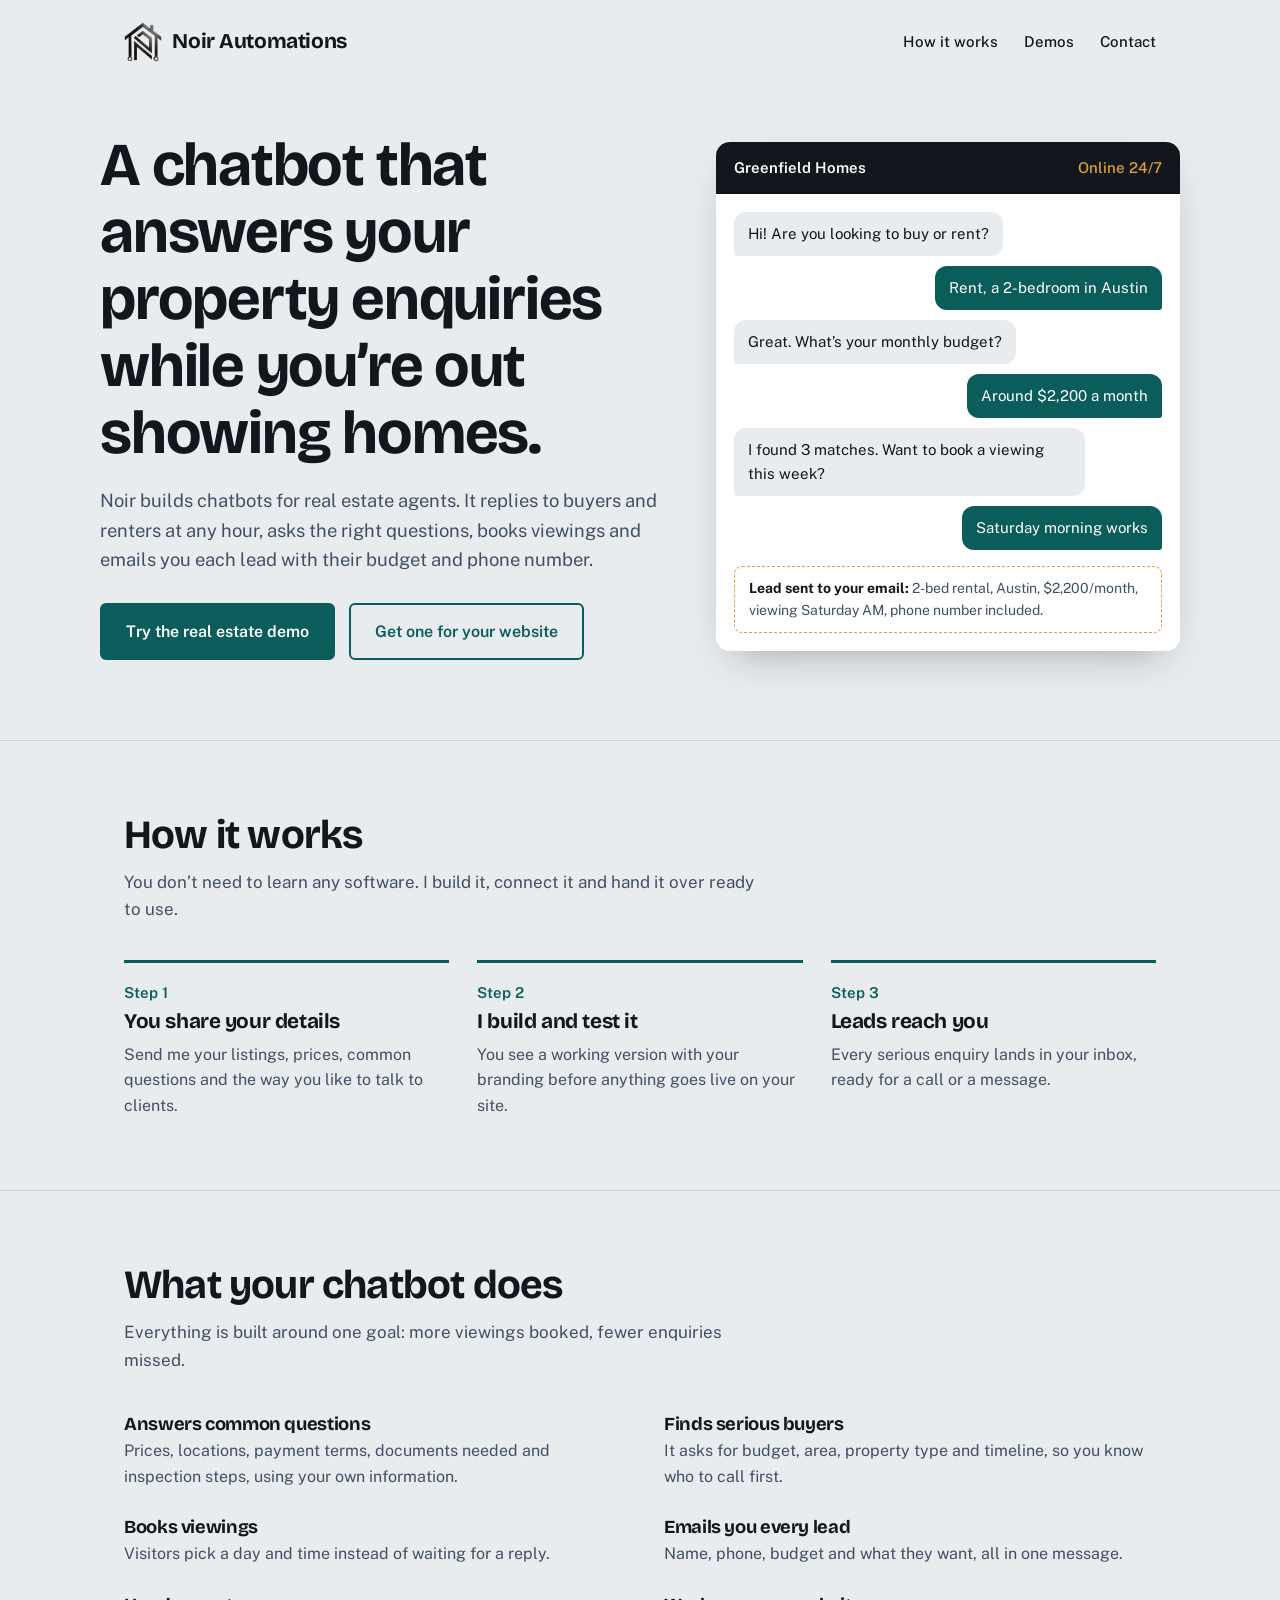
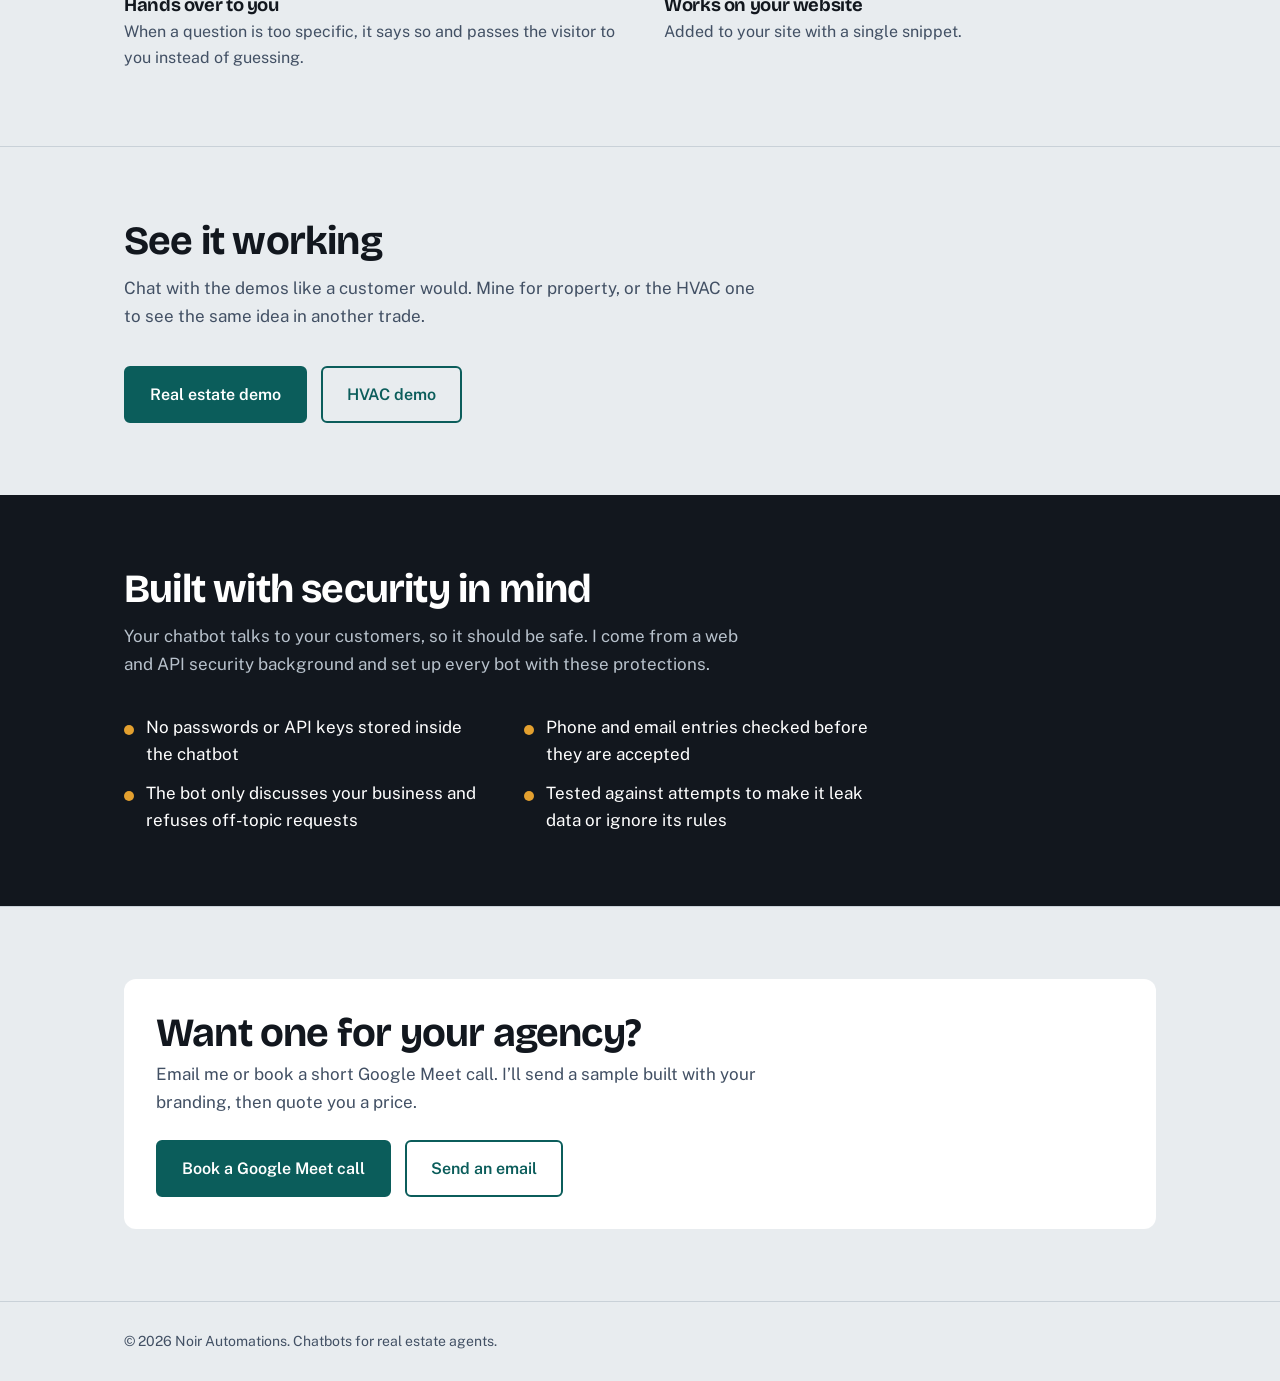
<file: index.html>
<!DOCTYPE html>
<html lang="en">
<head>
<meta charset="utf-8">
<meta name="viewport" content="width=device-width, initial-scale=1">
<title>Noir Automations | Chatbots for Real Estate Agents</title>
<meta name="description" content="A chatbot for your website that answers property enquiries 24/7, qualifies buyers and renters, books viewings and emails you every lead.">
<link rel="preconnect" href="https://fonts.googleapis.com">
<link rel="preconnect" href="https://fonts.gstatic.com" crossorigin>
<link href="https://fonts.googleapis.com/css2?family=Bricolage+Grotesque:opsz,wght@12..96,500;12..96,700&family=Public+Sans:wght@400;500;600&display=swap" rel="stylesheet">
<style>
:root{
  --paper:#E8ECEF; --ink:#12171E; --slate:#425064; --teal:#0B5D5B; --teal-d:#084543;
  --amber:#E3A02F; --white:#FFFFFF; --line:#C9D1D8;
  --display:'Bricolage Grotesque','Segoe UI',system-ui,sans-serif;
  --body:'Public Sans','Segoe UI',system-ui,sans-serif;
}
*{box-sizing:border-box;margin:0;padding:0}
html{scroll-behavior:smooth}
body{font-family:var(--body);background:var(--paper);color:var(--ink);line-height:1.6;font-size:17px}
a{color:inherit}
:focus-visible{outline:3px solid var(--amber);outline-offset:3px}
.wrap{max-width:1080px;margin:0 auto;padding:0 24px}
header{padding:22px 0}
header .wrap{display:flex;justify-content:space-between;align-items:center;gap:16px}
.logo{display:flex;align-items:center;gap:10px;font-family:var(--display);font-weight:700;font-size:21px;text-decoration:none;letter-spacing:-.02em}
nav a{margin-left:22px;text-decoration:none;font-weight:500;font-size:15px}
nav a:hover{text-decoration:underline}
.btn{display:inline-block;padding:14px 24px;border-radius:6px;font-weight:600;text-decoration:none;font-size:16px;border:2px solid var(--teal);background:var(--teal);color:var(--white)}
.btn:hover{background:var(--teal-d);border-color:var(--teal-d)}
.btn.alt{background:transparent;color:var(--teal)}
.btn.alt:hover{background:var(--teal);color:var(--white)}
h1,h2,h3{font-family:var(--display);line-height:1.1;letter-spacing:-.02em}
.hero{display:grid;grid-template-columns:1.1fr .9fr;gap:48px;align-items:center;padding:48px 0 80px}
.hero h1{font-size:clamp(2.3rem,5vw,3.8rem);font-weight:700;margin-bottom:20px}
.hero p.lead{font-size:1.15rem;color:var(--slate);max-width:34em;margin-bottom:28px}
.actions{display:flex;gap:14px;flex-wrap:wrap}
.chat{background:var(--white);border-radius:14px;box-shadow:0 18px 40px -18px rgba(18,23,30,.35);overflow:hidden}
.chat-top{background:var(--ink);color:var(--white);padding:14px 18px;font-weight:600;font-size:15px;display:flex;justify-content:space-between}
.chat-top span{color:var(--amber);font-weight:500}
.chat-body{padding:18px;display:flex;flex-direction:column;gap:10px;font-size:15px}
.msg{padding:10px 14px;border-radius:12px;max-width:82%}
.bot{background:var(--paper);align-self:flex-start;border-bottom-left-radius:3px}
.you{background:var(--teal);color:var(--white);align-self:flex-end;border-bottom-right-radius:3px}
.sent{margin-top:6px;border:1.5px dashed var(--amber);border-radius:8px;padding:10px 14px;font-size:14px;color:var(--slate)}
.sent strong{color:var(--ink)}
section{padding:72px 0;border-top:1px solid var(--line)}
section h2{font-size:clamp(1.8rem,3.4vw,2.5rem);margin-bottom:12px}
section .sub{color:var(--slate);max-width:38em;margin-bottom:36px}
.steps{display:grid;grid-template-columns:repeat(3,1fr);gap:28px;list-style:none;counter-reset:s}
.steps li{counter-increment:s;padding-top:18px;border-top:3px solid var(--teal)}
.steps li::before{content:"Step " counter(s);display:block;font-weight:600;color:var(--teal);margin-bottom:6px;font-size:15px}
.steps h3{font-size:1.3rem;margin-bottom:8px}
.grid2{display:grid;grid-template-columns:1fr 1fr;gap:20px 48px}
.grid2 div{padding:4px 0}
.grid2 h3{font-size:1.15rem;margin-bottom:4px}
.grid2 p,.steps p{color:var(--slate);font-size:16px}
.demos{display:flex;gap:14px;flex-wrap:wrap}
.secure{background:var(--ink);color:var(--white);border-top:none}
.secure .sub{color:#B8C2CC}
.secure ul{list-style:none;display:grid;grid-template-columns:1fr 1fr;gap:12px 40px;max-width:760px}
.secure li{padding-left:22px;position:relative}
.secure li::before{content:"";position:absolute;left:0;top:.65em;width:10px;height:10px;border-radius:50%;background:var(--amber)}
.contact .box{background:var(--white);border-radius:12px;padding:32px;display:flex;justify-content:space-between;gap:24px;align-items:center;flex-wrap:wrap}
.contact h2{margin-bottom:6px}
footer{padding:28px 0;color:var(--slate);font-size:14px;border-top:1px solid var(--line)}
@media(max-width:820px){
  .hero,.steps,.grid2,.secure ul{grid-template-columns:1fr}
  .hero{padding:24px 0 56px;gap:36px}
  nav a{margin-left:14px}
  section{padding:56px 0}
}
@media(prefers-reduced-motion:reduce){html{scroll-behavior:auto}}
</style>
</head>
<body>
<header>
  <div class="wrap">
    <a class="logo" href="#top"><img src="logo.png" alt="" height="40" style="width:auto">Noir Automations</a>
    <nav aria-label="Main">
      <a href="#how">How it works</a>
      <a href="#demos">Demos</a>
      <a href="#contact">Contact</a>
    </nav>
  </div>
</header>

<main id="top">
  <div class="wrap hero">
    <div>
      <h1>A chatbot that answers your property enquiries while you’re out showing homes.</h1>
      <p class="lead">Noir builds chatbots for real estate agents. It replies to buyers and renters at any hour, asks the right questions, books viewings and emails you each lead with their budget and phone number.</p>
      <div class="actions">
        <a class="btn" href="realty/">Try the real estate demo</a>
        <a class="btn alt" href="#contact">Get one for your website</a>
      </div>
    </div>
    <div class="chat" aria-label="Example conversation between a buyer and the chatbot">
      <div class="chat-top">Greenfield Homes <span>Online 24/7</span></div>
      <div class="chat-body">
        <div class="msg bot">Hi! Are you looking to buy or rent?</div>
        <div class="msg you">Rent, a 2-bedroom in Austin</div>
        <div class="msg bot">Great. What’s your monthly budget?</div>
        <div class="msg you">Around $2,200 a month</div>
        <div class="msg bot">I found 3 matches. Want to book a viewing this week?</div>
        <div class="msg you">Saturday morning works</div>
        <div class="sent"><strong>Lead sent to your email:</strong> 2-bed rental, Austin, $2,200/month, viewing Saturday AM, phone number included.</div>
      </div>
    </div>
  </div>

  <section id="how">
    <div class="wrap">
      <h2>How it works</h2>
      <p class="sub">You don’t need to learn any software. I build it, connect it and hand it over ready to use.</p>
      <ol class="steps">
        <li><h3>You share your details</h3><p>Send me your listings, prices, common questions and the way you like to talk to clients.</p></li>
        <li><h3>I build and test it</h3><p>You see a working version with your branding before anything goes live on your site.</p></li>
        <li><h3>Leads reach you</h3><p>Every serious enquiry lands in your inbox, ready for a call or a message.</p></li>
      </ol>
    </div>
  </section>

  <section>
    <div class="wrap">
      <h2>What your chatbot does</h2>
      <p class="sub">Everything is built around one goal: more viewings booked, fewer enquiries missed.</p>
      <div class="grid2">
        <div><h3>Answers common questions</h3><p>Prices, locations, payment terms, documents needed and inspection steps, using your own information.</p></div>
        <div><h3>Finds serious buyers</h3><p>It asks for budget, area, property type and timeline, so you know who to call first.</p></div>
        <div><h3>Books viewings</h3><p>Visitors pick a day and time instead of waiting for a reply.</p></div>
        <div><h3>Emails you every lead</h3><p>Name, phone, budget and what they want, all in one message.</p></div>
        <div><h3>Hands over to you</h3><p>When a question is too specific, it says so and passes the visitor to you instead of guessing.</p></div>
        <div><h3>Works on your website</h3><p>Added to your site with a single snippet.</p></div>
      </div>
    </div>
  </section>

  <section id="demos">
    <div class="wrap">
      <h2>See it working</h2>
      <p class="sub">Chat with the demos like a customer would. Mine for property, or the HVAC one to see the same idea in another trade.</p>
      <div class="demos">
        <a class="btn" href="realty/">Real estate demo</a>
        <a class="btn alt" href="hvac/">HVAC demo</a>
      </div>
    </div>
  </section>

  <section class="secure">
    <div class="wrap">
      <h2>Built with security in mind</h2>
      <p class="sub">Your chatbot talks to your customers, so it should be safe. I come from a web and API security background and set up every bot with these protections.</p>
      <ul>
        <li>No passwords or API keys stored inside the chatbot</li>
        <li>Phone and email entries checked before they are accepted</li>
        <li>The bot only discusses your business and refuses off-topic requests</li>
        <li>Tested against attempts to make it leak data or ignore its rules</li>
      </ul>
    </div>
  </section>

  <section class="contact" id="contact">
    <div class="wrap">
      <div class="box">
        <div>
          <h2>Want one for your agency?</h2>
          <p class="sub" style="margin-bottom:0">Email me or book a short Google Meet call. I’ll send a sample built with your branding, then quote you a price.</p>
        </div>
        <div class="actions">
          <!-- To use a booking page, replace the first href with your Google Calendar appointment schedule link -->
          <a class="btn" href="mailto:ivanonyeji@gmail.com?subject=Google%20Meet%20call%20request&amp;body=Hi%20Ivan%2C%20I%27d%20like%20to%20book%20a%20short%20Google%20Meet%20call.%20My%20business%3A%20%0AMy%20preferred%20times%3A%20">Book a Google Meet call</a>
          <a class="btn alt" href="mailto:ivanonyeji@gmail.com">Send an email</a>
        </div>
      </div>
    </div>
  </section>
</main>

<footer>
  <div class="wrap">© 2026 Noir Automations. Chatbots for real estate agents.</div>
</footer>
</body>
</html>
</file>
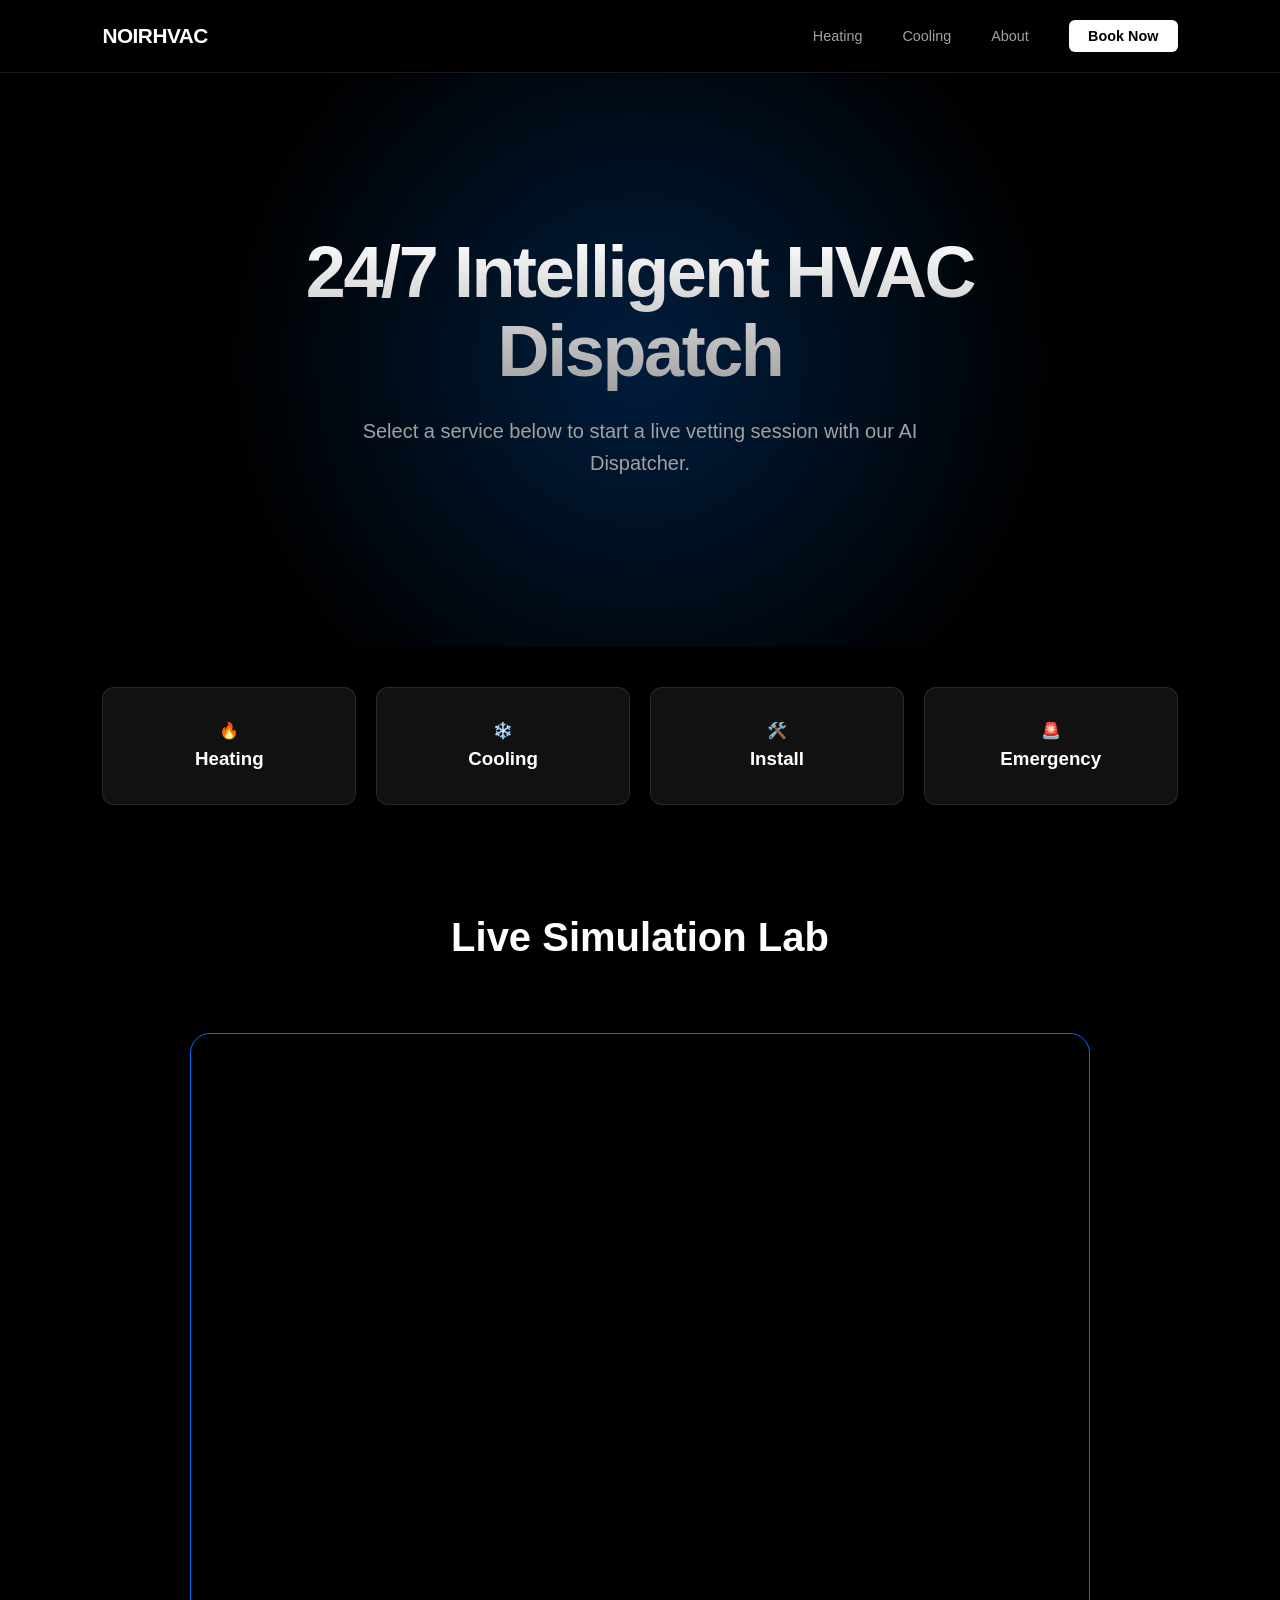
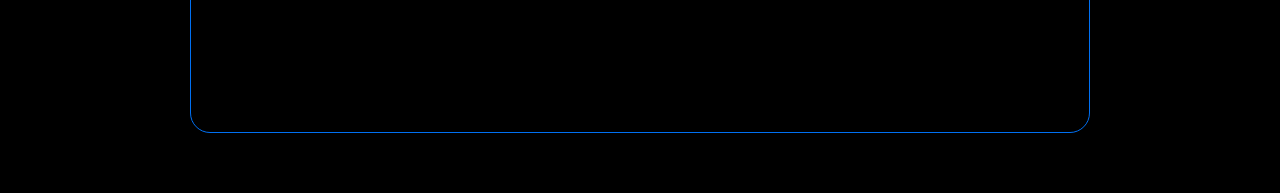
<file: hvac/index.html>
<!DOCTYPE html>
<html lang="en">
<head>
    <meta charset="UTF-8">
    <meta name="viewport" content="width=device-width, initial-scale=1.0">
    <title>HVAC Dispatcher | Noir Systems</title>
    <link rel="stylesheet" href="../style.css">
    <style>
        /* This fixes the shrunken logo issue */
        .logo a {
            font-size: inherit;
            font-weight: inherit;
            color: inherit;
            text-decoration: none;
            display: inline-block;
            line-height: normal;
        }

        .service-grid {
            display: grid;
            grid-template-columns: repeat(auto-fit, minmax(200px, 1fr));
            gap: 20px;
            padding: 40px 8%;
        }
        .service-btn {
            background: #111;
            border: 1px solid var(--border);
            padding: 30px;
            text-align: center;
            border-radius: 12px;
            cursor: pointer;
            transition: 0.3s;
        }
        .service-btn:hover {
            border-color: var(--accent);
            background: #1a1a1a;
        }
        .demo-container {
            background: #000;
            padding: 60px 8%;
            text-align: center;
        }
    </style>
</head>
<body>
    <header>
        <nav>
            <div class="logo">
                <a href="/">NOIR<span>HVAC</span></a>
            </div>
            <ul>
                <li><a href="#heating">Heating</a></li>
                <li><a href="#cooling">Cooling</a></li>
                <li><a href="#about">About</a></li>
                <li><a href="#ai-dispatch" class="nav-cta">Book Now</a></li>
            </ul>
        </nav>
    </header>

    <section class="hero">
        <h1>24/7 Intelligent HVAC Dispatch</h1>
        <p>Select a service below to start a live vetting session with our AI Dispatcher.</p>
    </section>

    <div class="service-grid">
        <div class="service-btn" onclick="document.getElementById('voiceflow-hvac').scrollIntoView({behavior: 'smooth'})">
            🔥 <h3>Heating</h3>
        </div>
        <div class="service-btn" onclick="document.getElementById('voiceflow-hvac').scrollIntoView({behavior: 'smooth'})">
            ❄️ <h3>Cooling</h3>
        </div>
        <div class="service-btn" onclick="document.getElementById('voiceflow-hvac').scrollIntoView({behavior: 'smooth'})">
            🛠️ <h3>Install</h3>
        </div>
        <div class="service-btn" onclick="document.getElementById('voiceflow-hvac').scrollIntoView({behavior: 'smooth'})">
            🚨 <h3>Emergency</h3>
        </div>
    </div>

    <section id="ai-dispatch" class="demo-container">
        <h2>Live Simulation Lab</h2>
        <div id="voiceflow-hvac" style="height: 700px; border-radius: 20px; overflow: hidden; border: 1px solid var(--accent); max-width: 900px; margin: 0 auto;">
        </div>
    </section>

    <script type="text/javascript">
      (function(d, t) {
          var v = d.createElement(t), s = d.getElementsByTagName(t)[0];
          v.onload = function() {
            window.voiceflow.chat.load({
              verify: { projectID: '69d466bf715c36f555fc4c44' },
              url: 'https://general-runtime.voiceflow.com',
              versionID: 'production',
              voice: {
                url: "https://runtime-api.voiceflow.com"
              },
              render: {
                mode: 'embedded',
                target: d.getElementById('voiceflow-hvac'),
              },
              autostart: true
            });
          }
          v.src = "https://cdn.voiceflow.com/widget-next/bundle.mjs";
          v.type = "text/javascript";
          s.parentNode.insertBefore(v, s);
      })(document, 'script');
    </script>
</body>
</html>
</file>
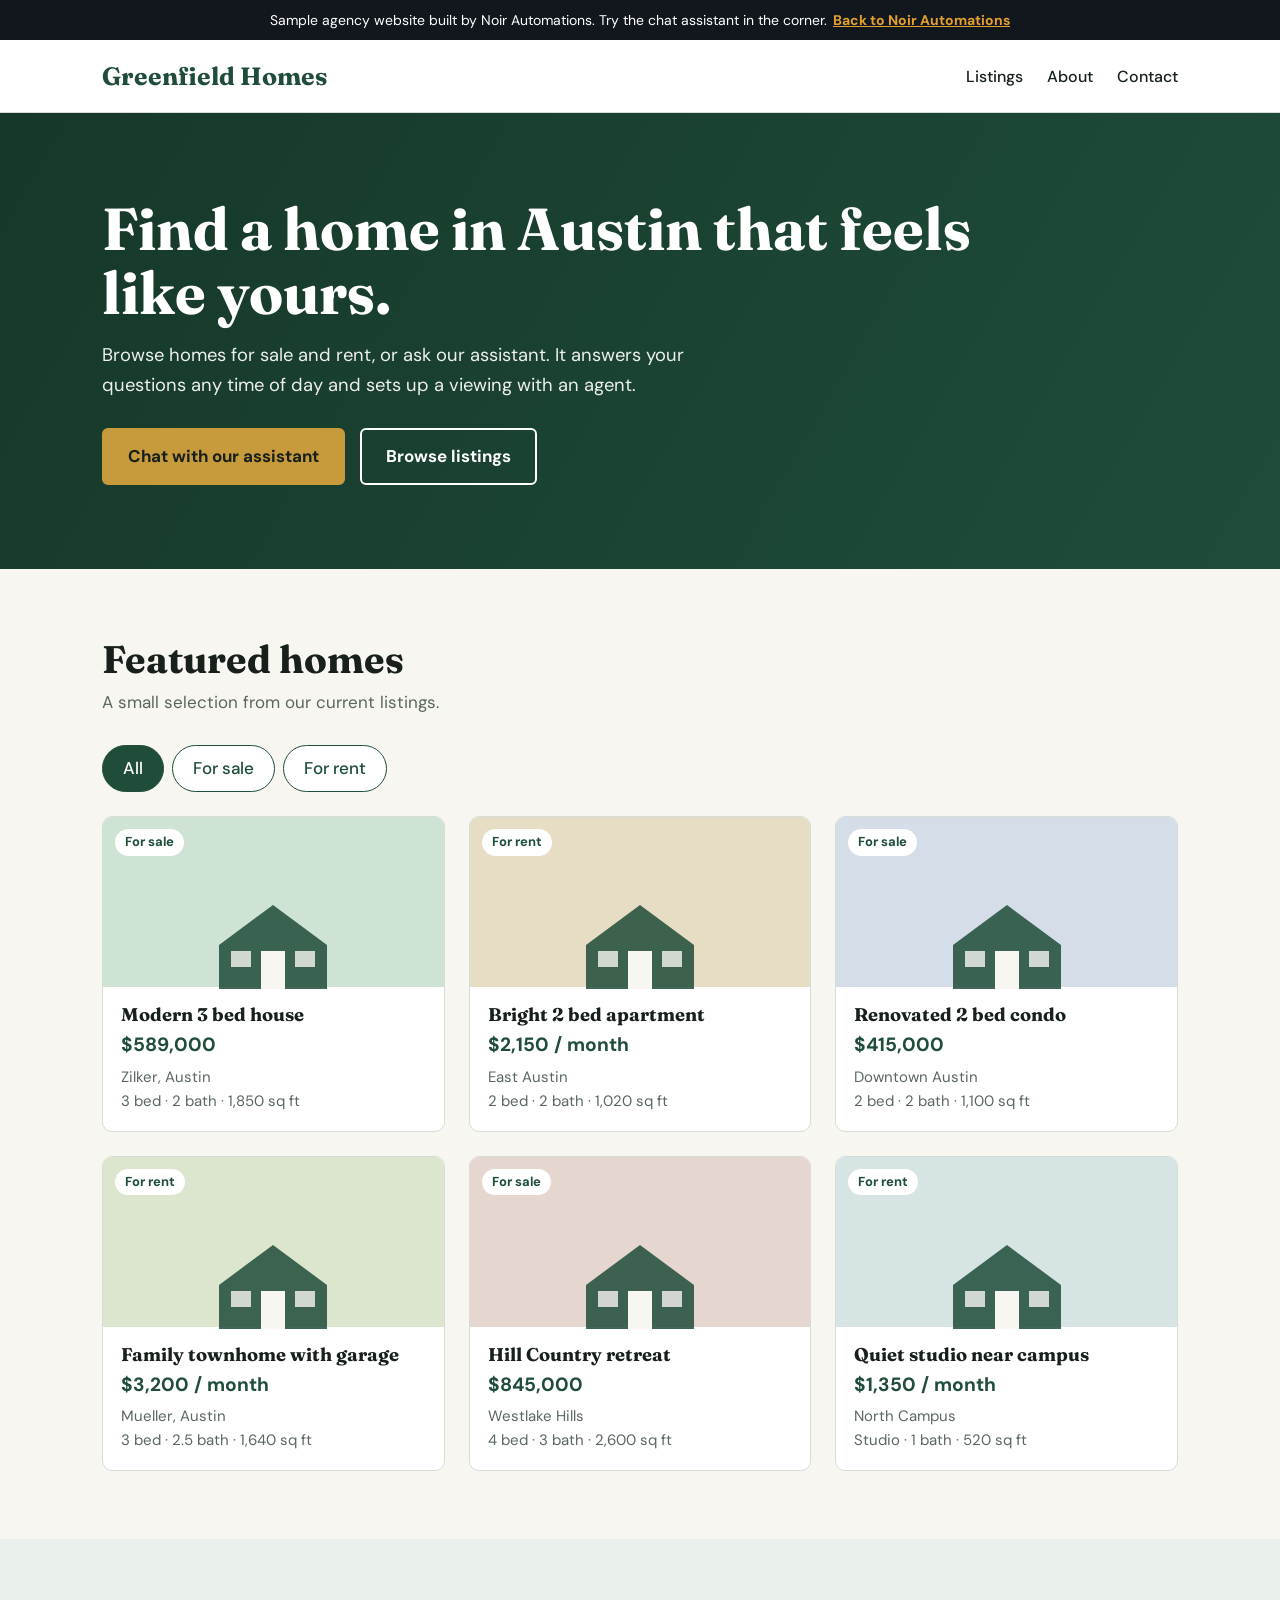
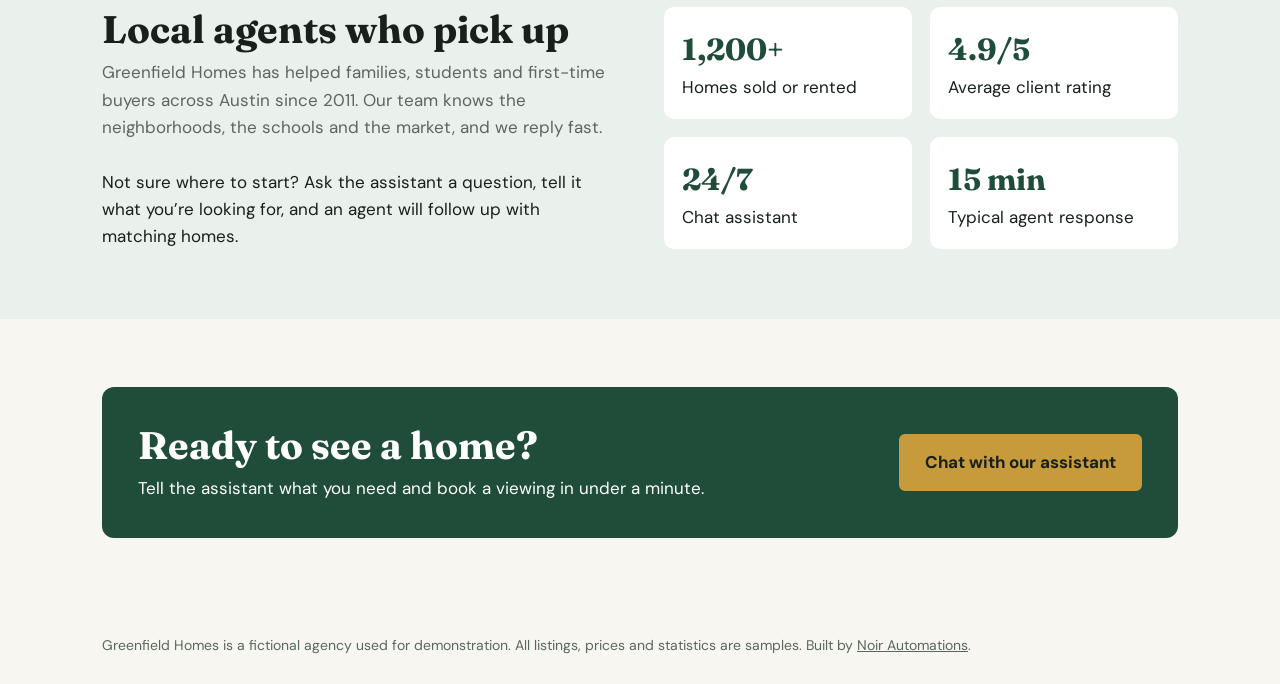
<file: realty/index.html>
<!DOCTYPE html>
<html lang="en">
<head>
<meta charset="utf-8">
<meta name="viewport" content="width=device-width, initial-scale=1">
<title>Greenfield Homes | Homes for Sale and Rent in Austin, TX</title>
<meta name="description" content="Greenfield Homes is a sample real estate agency website by Noir Automations, with a chat assistant you can try.">
<link rel="preconnect" href="https://fonts.googleapis.com">
<link rel="preconnect" href="https://fonts.gstatic.com" crossorigin>
<link href="https://fonts.googleapis.com/css2?family=Fraunces:opsz,wght@9..144,600;9..144,700&family=DM+Sans:wght@400;500;700&display=swap" rel="stylesheet">
<style>
:root{--green:#1F4D3A;--green-d:#163829;--sage:#EAF0EB;--sand:#F7F6F1;--gold:#C79A3B;--ink:#17201B;--mute:#5A675F;--line:#D5DDD6;--white:#fff;
--serif:'Fraunces',Georgia,serif;--sans:'DM Sans','Segoe UI',system-ui,sans-serif}
*{box-sizing:border-box;margin:0;padding:0}
html{scroll-behavior:smooth}
body{font-family:var(--sans);color:var(--ink);background:var(--sand);line-height:1.6;font-size:17px}
a{color:inherit}
:focus-visible{outline:3px solid var(--gold);outline-offset:3px}
.wrap{max-width:1120px;margin:0 auto;padding:0 22px}
.demo-bar{background:#12171E;color:#fff;font-size:14px;padding:9px 0;text-align:center}
.demo-bar a{color:#E3A02F;font-weight:700;margin-left:6px}
header.site{background:var(--white);border-bottom:1px solid var(--line)}
header.site .wrap{display:flex;justify-content:space-between;align-items:center;padding-top:16px;padding-bottom:16px;gap:16px}
.brand{font-family:var(--serif);font-weight:700;font-size:25px;color:var(--green);text-decoration:none}
nav a{margin-left:24px;text-decoration:none;font-weight:500;font-size:16px}
nav a:hover{color:var(--green);text-decoration:underline}
.btn{display:inline-block;padding:13px 24px;border-radius:6px;font:inherit;font-weight:700;text-decoration:none;background:var(--green);color:var(--white);border:2px solid var(--green);cursor:pointer}
.btn:hover{background:var(--green-d);border-color:var(--green-d)}
.btn.alt{background:transparent;color:var(--green)}
.btn.alt:hover{background:var(--green);color:var(--white)}
.hero{background:linear-gradient(120deg,var(--green-d),var(--green));color:var(--white);padding:84px 0}
.hero h1{font-family:var(--serif);font-size:clamp(2.2rem,5vw,3.7rem);line-height:1.08;max-width:15em;margin-bottom:16px}
.hero p{max-width:34em;font-size:1.15rem;opacity:.92;margin-bottom:28px}
.hero .btn{background:var(--gold);border-color:var(--gold);color:#17201B}
.hero .btn:hover{background:#B5892F;border-color:#B5892F}
.hero .btn.alt{background:transparent;color:#fff;border-color:#fff;margin-left:10px}
.hero .btn.alt:hover{background:#fff;color:var(--green)}
section{padding:68px 0}
h2{font-family:var(--serif);font-size:clamp(1.7rem,3.4vw,2.4rem);line-height:1.15;margin-bottom:8px}
.sub{color:var(--mute);margin-bottom:28px;max-width:38em}
.tabs{display:flex;gap:8px;margin-bottom:24px}
.tabs button{font:inherit;font-weight:500;padding:9px 20px;border-radius:30px;border:1.5px solid var(--green);background:var(--white);color:var(--green);cursor:pointer}
.tabs button[aria-pressed="true"]{background:var(--green);color:var(--white)}
.grid{display:grid;grid-template-columns:repeat(3,1fr);gap:24px}
.card{background:var(--white);border-radius:10px;overflow:hidden;border:1px solid var(--line)}
.ph{height:170px;display:flex;align-items:flex-end;justify-content:center;position:relative}
.ph svg{width:120px;height:90px;margin-bottom:-2px}
.tag{position:absolute;top:12px;left:12px;background:var(--white);color:var(--green);font-weight:700;font-size:13px;padding:3px 10px;border-radius:20px}
.card .body{padding:16px 18px 18px}
.card h3{font-family:var(--serif);font-size:1.15rem;line-height:1.25}
.card .price{color:var(--green);font-weight:700;font-size:1.2rem;margin:4px 0}
.card .meta{color:var(--mute);font-size:15px}
.about{background:var(--sage)}
.cols{display:grid;grid-template-columns:1fr 1fr;gap:48px;align-items:start}
.stats{display:grid;grid-template-columns:1fr 1fr;gap:18px}
.stats div{background:var(--white);border-radius:10px;padding:18px}
.stats b{display:block;font-family:var(--serif);font-size:1.9rem;color:var(--green)}
.contact .box{background:var(--green);color:var(--white);border-radius:12px;padding:36px;display:flex;justify-content:space-between;gap:24px;align-items:center;flex-wrap:wrap}
.contact .btn{background:var(--gold);border-color:var(--gold);color:#17201B}
footer{padding:28px 0;color:var(--mute);font-size:14px}
@media(max-width:860px){.grid{grid-template-columns:1fr 1fr}.cols{grid-template-columns:1fr}}
@media(max-width:560px){.grid{grid-template-columns:1fr}nav a{margin-left:14px;font-size:15px}.hero .btn.alt{margin:12px 0 0}}
@media(prefers-reduced-motion:reduce){html{scroll-behavior:auto}}
</style>
</head>
<body>
<div class="demo-bar"><div class="wrap">Sample agency website built by Noir Automations. Try the chat assistant in the corner.<a href="/">Back to Noir Automations</a></div></div>
<header class="site"><div class="wrap">
  <a class="brand" href="#top">Greenfield Homes</a>
  <nav aria-label="Main"><a href="#listings">Listings</a><a href="#about">About</a><a href="#contact">Contact</a></nav>
</div></header>

<main id="top">
  <div class="hero"><div class="wrap">
    <h1>Find a home in Austin that feels like yours.</h1>
    <p>Browse homes for sale and rent, or ask our assistant. It answers your questions any time of day and sets up a viewing with an agent.</p>
    <button class="btn" type="button" data-chat>Chat with our assistant</button>
    <a class="btn alt" href="#listings">Browse listings</a>
  </div></div>

  <section id="listings"><div class="wrap">
    <h2>Featured homes</h2>
    <p class="sub">A small selection from our current listings.</p>
    <div class="tabs" role="group" aria-label="Filter listings">
      <button type="button" data-f="all" aria-pressed="true">All</button>
      <button type="button" data-f="Buy" aria-pressed="false">For sale</button>
      <button type="button" data-f="Rent" aria-pressed="false">For rent</button>
    </div>
    <div class="grid" id="grid"></div>
  </div></section>

  <section class="about" id="about"><div class="wrap cols">
    <div>
      <h2>Local agents who pick up</h2>
      <p class="sub">Greenfield Homes has helped families, students and first-time buyers across Austin since 2011. Our team knows the neighborhoods, the schools and the market, and we reply fast.</p>
      <p>Not sure where to start? Ask the assistant a question, tell it what you’re looking for, and an agent will follow up with matching homes.</p>
    </div>
    <div class="stats">
      <div><b>1,200+</b>Homes sold or rented</div>
      <div><b>4.9/5</b>Average client rating</div>
      <div><b>24/7</b>Chat assistant</div>
      <div><b>15 min</b>Typical agent response</div>
    </div>
  </div></section>

  <section class="contact" id="contact"><div class="wrap">
    <div class="box">
      <div><h2>Ready to see a home?</h2><p>Tell the assistant what you need and book a viewing in under a minute.</p></div>
      <button class="btn" type="button" data-chat>Chat with our assistant</button>
    </div>
  </div></section>
</main>
<footer><div class="wrap">Greenfield Homes is a fictional agency used for demonstration. All listings, prices and statistics are samples. Built by <a href="/">Noir Automations</a>.</div></footer>


<!-- ===== VOICEFLOW: paste the snippet from Voiceflow's Publish > Website chat here ===== -->

<!-- ===== END VOICEFLOW ===== -->

<script>
(function(){
  function el(t,c,x){var e=document.createElement(t);if(c)e.className=c;if(x!=null)e.textContent=x;return e}
  /* listings */
  var L=[
    ['Buy','Modern 3 bed house','Zilker, Austin','$589,000','3 bed · 2 bath · 1,850 sq ft','#CFE3D4'],
    ['Rent','Bright 2 bed apartment','East Austin','$2,150 / month','2 bed · 2 bath · 1,020 sq ft','#E6DDC4'],
    ['Buy','Renovated 2 bed condo','Downtown Austin','$415,000','2 bed · 2 bath · 1,100 sq ft','#D4DDE8'],
    ['Rent','Family townhome with garage','Mueller, Austin','$3,200 / month','3 bed · 2.5 bath · 1,640 sq ft','#DCE6CF'],
    ['Buy','Hill Country retreat','Westlake Hills','$845,000','4 bed · 3 bath · 2,600 sq ft','#E5D7CF'],
    ['Rent','Quiet studio near campus','North Campus','$1,350 / month','Studio · 1 bath · 520 sq ft','#D6E4E4']
  ];
  var house='<svg viewBox="0 0 120 90" aria-hidden="true"><path d="M6 46 60 6l54 40v44H6Z" fill="#1F4D3A" opacity=".85"/><rect x="48" y="52" width="24" height="38" fill="#F7F6F1"/><rect x="18" y="52" width="20" height="16" fill="#F7F6F1" opacity=".8"/><rect x="82" y="52" width="20" height="16" fill="#F7F6F1" opacity=".8"/></svg>';
  var grid=document.getElementById('grid');
  function render(f){
    grid.textContent='';
    L.forEach(function(x){
      if(f!=='all'&&x[0]!==f)return;
      var c=el('article','card'),p=el('div','ph');p.style.background=x[5];p.innerHTML=house;
      p.appendChild(el('span','tag',x[0]==='Buy'?'For sale':'For rent'));
      var b=el('div','body');b.appendChild(el('h3',null,x[1]));b.appendChild(el('div','price',x[3]));
      b.appendChild(el('div','meta',x[2]));b.appendChild(el('div','meta',x[4]));
      c.appendChild(p);c.appendChild(b);grid.appendChild(c);
    });
  }
  render('all');
  document.querySelectorAll('.tabs button').forEach(function(b){
    b.onclick=function(){document.querySelectorAll('.tabs button').forEach(function(o){o.setAttribute('aria-pressed','false')});b.setAttribute('aria-pressed','true');render(b.getAttribute('data-f'))};
  });

  document.querySelectorAll('[data-chat]').forEach(function(b){
    b.addEventListener('click',function(){try{window.voiceflow.chat.open()}catch(e){}});
  });
})();
</script>
</body>
</html>
</file>
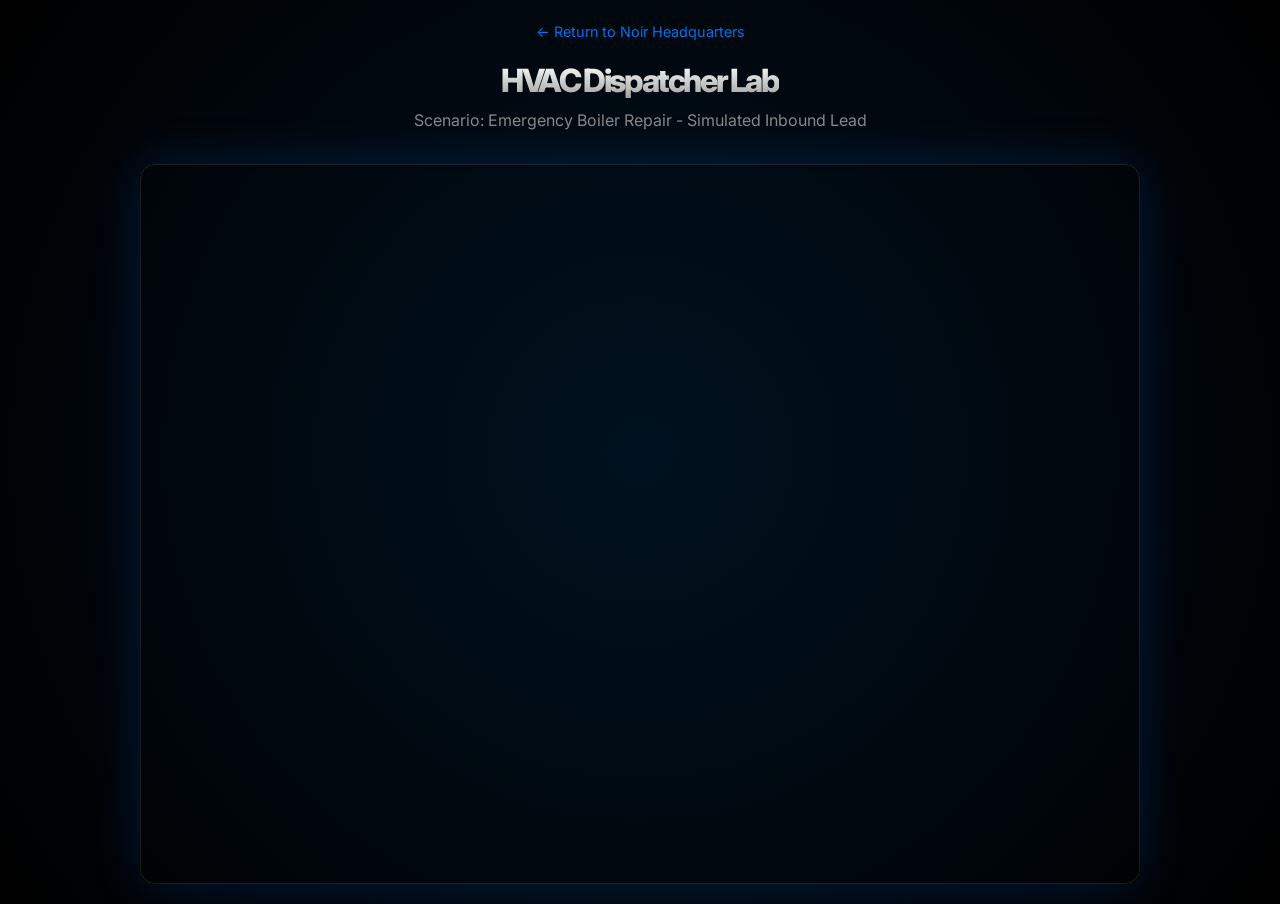
<file: hvac.html>
<!DOCTYPE html>
<html lang="en">
<head>
    <meta charset="UTF-8">
    <meta name="viewport" content="width=device-width, initial-scale=1.0">
    <title>HVAC Dispatcher Lab | Noir Automations</title>
    <link rel="stylesheet" href="style.css">
    <link href="https://fonts.googleapis.com/css2?family=Inter:wght@400;700&display=swap" rel="stylesheet">
    <style>
        .lab-container {
            display: flex;
            flex-direction: column;
            align-items: center;
            justify-content: center;
            min-height: 100vh;
            padding: 20px;
            background: radial-gradient(circle at center, #001220 0%, #000000 100%);
        }
        .back-link { margin-bottom: 20px; color: var(--accent); text-decoration: none; font-size: 0.9rem; }
        #voiceflow-hvac {
            width: 100%;
            max-width: 1000px;
            height: 80vh;
            border: 1px solid rgba(255,255,255,0.1);
            border-radius: 15px;
            overflow: hidden;
            box-shadow: 0 0 50px rgba(0, 112, 243, 0.2);
        }
    </style>
</head>
<body>

    <div class="lab-container">
        <a href="index.html" class="back-link">← Return to Noir Headquarters</a>
        <h1 style="font-size: 2rem; margin-bottom: 10px;">HVAC Dispatcher Lab</h1>
        <p style="color: #888; margin-bottom: 30px;">Scenario: Emergency Boiler Repair - Simulated Inbound Lead</p>

        <div id="voiceflow-hvac">
            </div>
    </div>

    <script type="text/javascript">
      (function(d, t) {
          var v = d.createElement(t), s = d.getElementsByTagName(t)[0];
          v.onload = function() {
            window.voiceflow.chat.load({
              verify: { projectID: 'YOUR_HVAC_PROJECT_ID' },
              url: 'https://general-runtime.voiceflow.com',
              versionID: 'production',
              render: {
                mode: 'embedded',
                target: d.getElementById('voiceflow-hvac'),
              },
              autostart: true
            });
          }
          v.src = "https://cdn.voiceflow.com/widget/bundle.mjs"; v.type = "text/javascript"; s.parentNode.insertBefore(v, s);
      })(document, 'script');
    </script>
</body>
</html>
</file>
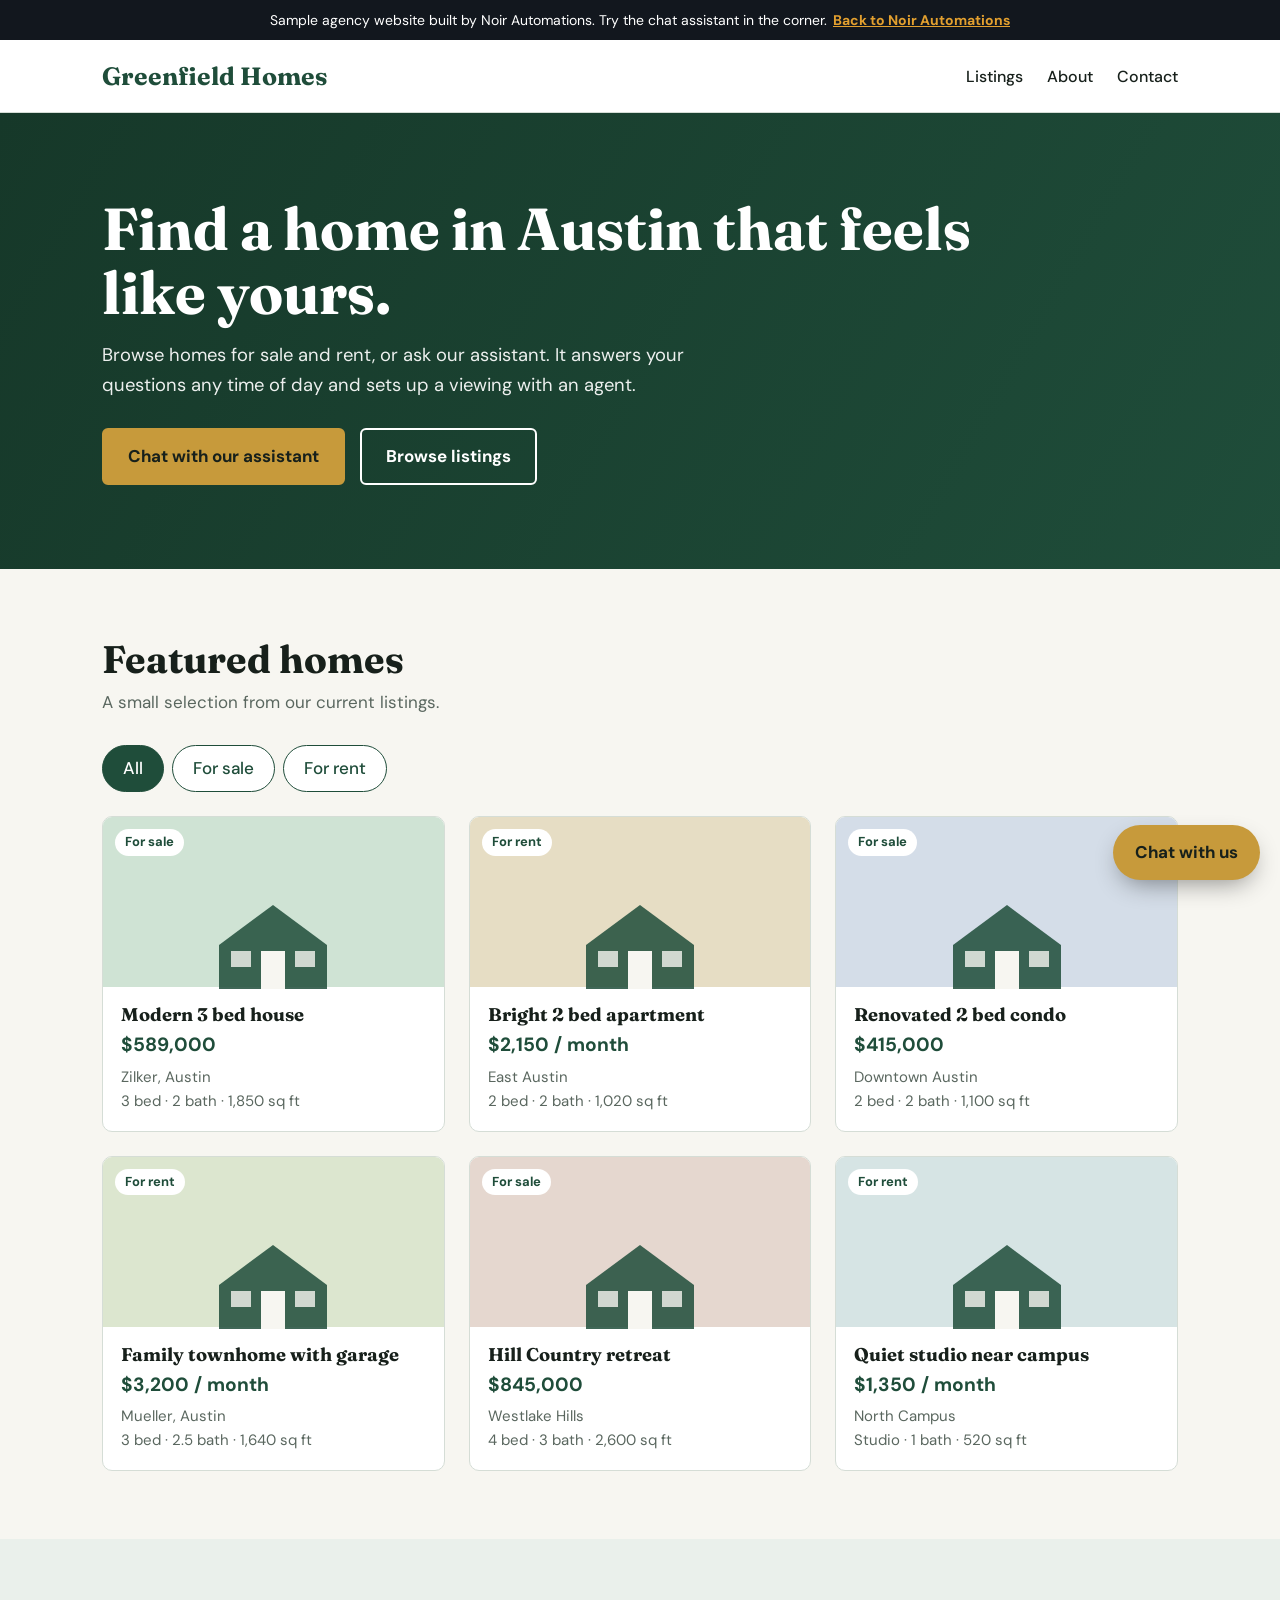
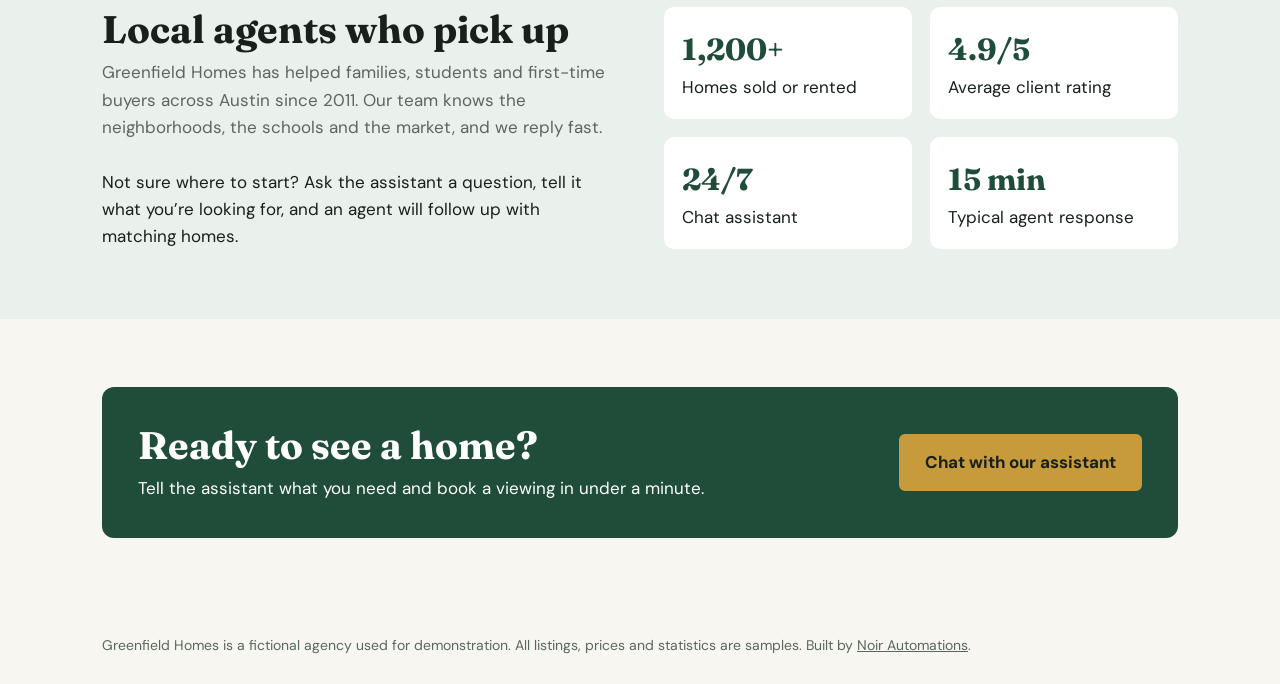
<file: realty.html>
<!DOCTYPE html>
<html lang="en">
<head>
<meta charset="utf-8">
<meta name="viewport" content="width=device-width, initial-scale=1">
<title>Greenfield Homes | Homes for Sale and Rent in Austin, TX</title>
<meta name="description" content="Greenfield Homes is a sample real estate agency website by Noir Automations, with a chat assistant you can try.">
<link rel="preconnect" href="https://fonts.googleapis.com">
<link rel="preconnect" href="https://fonts.gstatic.com" crossorigin>
<link href="https://fonts.googleapis.com/css2?family=Fraunces:opsz,wght@9..144,600;9..144,700&family=DM+Sans:wght@400;500;700&display=swap" rel="stylesheet">
<style>
:root{--green:#1F4D3A;--green-d:#163829;--sage:#EAF0EB;--sand:#F7F6F1;--gold:#C79A3B;--ink:#17201B;--mute:#5A675F;--line:#D5DDD6;--white:#fff;
--serif:'Fraunces',Georgia,serif;--sans:'DM Sans','Segoe UI',system-ui,sans-serif}
*{box-sizing:border-box;margin:0;padding:0}
html{scroll-behavior:smooth}
body{font-family:var(--sans);color:var(--ink);background:var(--sand);line-height:1.6;font-size:17px}
a{color:inherit}
:focus-visible{outline:3px solid var(--gold);outline-offset:3px}
.wrap{max-width:1120px;margin:0 auto;padding:0 22px}
.demo-bar{background:#12171E;color:#fff;font-size:14px;padding:9px 0;text-align:center}
.demo-bar a{color:#E3A02F;font-weight:700;margin-left:6px}
header.site{background:var(--white);border-bottom:1px solid var(--line)}
header.site .wrap{display:flex;justify-content:space-between;align-items:center;padding-top:16px;padding-bottom:16px;gap:16px}
.brand{font-family:var(--serif);font-weight:700;font-size:25px;color:var(--green);text-decoration:none}
nav a{margin-left:24px;text-decoration:none;font-weight:500;font-size:16px}
nav a:hover{color:var(--green);text-decoration:underline}
.btn{display:inline-block;padding:13px 24px;border-radius:6px;font:inherit;font-weight:700;text-decoration:none;background:var(--green);color:var(--white);border:2px solid var(--green);cursor:pointer}
.btn:hover{background:var(--green-d);border-color:var(--green-d)}
.btn.alt{background:transparent;color:var(--green)}
.btn.alt:hover{background:var(--green);color:var(--white)}
.hero{background:linear-gradient(120deg,var(--green-d),var(--green));color:var(--white);padding:84px 0}
.hero h1{font-family:var(--serif);font-size:clamp(2.2rem,5vw,3.7rem);line-height:1.08;max-width:15em;margin-bottom:16px}
.hero p{max-width:34em;font-size:1.15rem;opacity:.92;margin-bottom:28px}
.hero .btn{background:var(--gold);border-color:var(--gold);color:#17201B}
.hero .btn:hover{background:#B5892F;border-color:#B5892F}
.hero .btn.alt{background:transparent;color:#fff;border-color:#fff;margin-left:10px}
.hero .btn.alt:hover{background:#fff;color:var(--green)}
section{padding:68px 0}
h2{font-family:var(--serif);font-size:clamp(1.7rem,3.4vw,2.4rem);line-height:1.15;margin-bottom:8px}
.sub{color:var(--mute);margin-bottom:28px;max-width:38em}
.tabs{display:flex;gap:8px;margin-bottom:24px}
.tabs button{font:inherit;font-weight:500;padding:9px 20px;border-radius:30px;border:1.5px solid var(--green);background:var(--white);color:var(--green);cursor:pointer}
.tabs button[aria-pressed="true"]{background:var(--green);color:var(--white)}
.grid{display:grid;grid-template-columns:repeat(3,1fr);gap:24px}
.card{background:var(--white);border-radius:10px;overflow:hidden;border:1px solid var(--line)}
.ph{height:170px;display:flex;align-items:flex-end;justify-content:center;position:relative}
.ph svg{width:120px;height:90px;margin-bottom:-2px}
.tag{position:absolute;top:12px;left:12px;background:var(--white);color:var(--green);font-weight:700;font-size:13px;padding:3px 10px;border-radius:20px}
.card .body{padding:16px 18px 18px}
.card h3{font-family:var(--serif);font-size:1.15rem;line-height:1.25}
.card .price{color:var(--green);font-weight:700;font-size:1.2rem;margin:4px 0}
.card .meta{color:var(--mute);font-size:15px}
.about{background:var(--sage)}
.cols{display:grid;grid-template-columns:1fr 1fr;gap:48px;align-items:start}
.stats{display:grid;grid-template-columns:1fr 1fr;gap:18px}
.stats div{background:var(--white);border-radius:10px;padding:18px}
.stats b{display:block;font-family:var(--serif);font-size:1.9rem;color:var(--green)}
.contact .box{background:var(--green);color:var(--white);border-radius:12px;padding:36px;display:flex;justify-content:space-between;gap:24px;align-items:center;flex-wrap:wrap}
.contact .btn{background:var(--gold);border-color:var(--gold);color:#17201B}
footer{padding:28px 0;color:var(--mute);font-size:14px}
/* chat widget */
#launch{position:fixed;right:20px;bottom:20px;z-index:50;font:inherit;font-weight:700;padding:14px 22px;border-radius:40px;border:0;background:var(--gold);color:#17201B;cursor:pointer;box-shadow:0 10px 26px -8px rgba(0,0,0,.45)}
#panel{position:fixed;right:20px;bottom:20px;z-index:60;width:370px;max-width:calc(100vw - 24px);height:540px;max-height:calc(100vh - 40px);background:var(--white);border-radius:14px;box-shadow:0 22px 50px -16px rgba(0,0,0,.5);display:none;flex-direction:column;overflow:hidden}
#panel.open{display:flex}
.top{background:var(--green);color:var(--white);padding:13px 16px;display:flex;justify-content:space-between;align-items:center;font-weight:700;font-size:15px}
.top button{background:none;border:0;color:#fff;font-size:22px;cursor:pointer;line-height:1}
#log{flex:1;overflow-y:auto;padding:14px;display:flex;flex-direction:column;gap:9px;font-size:15px}
.msg{padding:9px 13px;border-radius:12px;max-width:86%;white-space:pre-wrap;word-wrap:break-word}
.bot{background:var(--sage);align-self:flex-start;border-bottom-left-radius:3px}
.you{background:var(--green);color:var(--white);align-self:flex-end;border-bottom-right-radius:3px}
.opts{display:flex;flex-wrap:wrap;gap:7px;align-self:flex-start}
.opts button{font:inherit;font-size:14px;font-weight:500;padding:7px 13px;border-radius:20px;border:1.5px solid var(--green);background:var(--white);color:var(--green);cursor:pointer}
.opts button:hover{background:var(--green);color:var(--white)}
.opts.used{display:none}
.lc{border:1px solid var(--line);border-radius:9px;padding:10px 12px;align-self:stretch;font-size:14px}
.lc b{display:block;font-family:var(--serif)}
.lc span{color:var(--green);font-weight:700}
.sent{border:1.5px dashed var(--gold);border-radius:9px;padding:11px 13px;align-self:stretch;font-size:14px}
.sent h2{font-size:1rem;margin-bottom:5px}
.sent dl{display:grid;grid-template-columns:auto 1fr;gap:2px 10px}
.sent dt{color:var(--mute)}
#f{display:flex;gap:8px;padding:11px;border-top:1px solid var(--line)}
#f input{flex:1;min-width:0;font:inherit;padding:10px 12px;border:1.5px solid var(--line);border-radius:8px}
#f button{font:inherit;font-weight:700;padding:10px 16px;border:0;border-radius:8px;background:var(--green);color:#fff;cursor:pointer}
#f[data-off] input,#f[data-off] button{opacity:.5;pointer-events:none}
@media(max-width:860px){.grid{grid-template-columns:1fr 1fr}.cols{grid-template-columns:1fr}}
@media(max-width:560px){.grid{grid-template-columns:1fr}nav a{margin-left:14px;font-size:15px}.hero .btn.alt{margin:12px 0 0}#panel{right:12px;bottom:12px}}
@media(prefers-reduced-motion:reduce){html{scroll-behavior:auto}}
</style>
</head>
<body>
<div class="demo-bar"><div class="wrap">Sample agency website built by Noir Automations. Try the chat assistant in the corner.<a href="index.html">Back to Noir Automations</a></div></div>
<header class="site"><div class="wrap">
  <a class="brand" href="#top">Greenfield Homes</a>
  <nav aria-label="Main"><a href="#listings">Listings</a><a href="#about">About</a><a href="#contact">Contact</a></nav>
</div></header>

<main id="top">
  <div class="hero"><div class="wrap">
    <h1>Find a home in Austin that feels like yours.</h1>
    <p>Browse homes for sale and rent, or ask our assistant. It answers your questions any time of day and sets up a viewing with an agent.</p>
    <button class="btn" type="button" data-chat>Chat with our assistant</button>
    <a class="btn alt" href="#listings">Browse listings</a>
  </div></div>

  <section id="listings"><div class="wrap">
    <h2>Featured homes</h2>
    <p class="sub">A small selection from our current listings.</p>
    <div class="tabs" role="group" aria-label="Filter listings">
      <button type="button" data-f="all" aria-pressed="true">All</button>
      <button type="button" data-f="Buy" aria-pressed="false">For sale</button>
      <button type="button" data-f="Rent" aria-pressed="false">For rent</button>
    </div>
    <div class="grid" id="grid"></div>
  </div></section>

  <section class="about" id="about"><div class="wrap cols">
    <div>
      <h2>Local agents who pick up</h2>
      <p class="sub">Greenfield Homes has helped families, students and first-time buyers across Austin since 2011. Our team knows the neighborhoods, the schools and the market, and we reply fast.</p>
      <p>Not sure where to start? Ask the assistant a question, tell it what you’re looking for, and an agent will follow up with matching homes.</p>
    </div>
    <div class="stats">
      <div><b>1,200+</b>Homes sold or rented</div>
      <div><b>4.9/5</b>Average client rating</div>
      <div><b>24/7</b>Chat assistant</div>
      <div><b>15 min</b>Typical agent response</div>
    </div>
  </div></section>

  <section class="contact" id="contact"><div class="wrap">
    <div class="box">
      <div><h2>Ready to see a home?</h2><p>Tell the assistant what you need and book a viewing in under a minute.</p></div>
      <button class="btn" type="button" data-chat>Chat with our assistant</button>
    </div>
  </div></section>
</main>
<footer><div class="wrap">Greenfield Homes is a fictional agency used for demonstration. All listings, prices and statistics are samples. Built by <a href="index.html">Noir Automations</a>.</div></footer>

<button id="launch" type="button" data-chat>Chat with us</button>
<div id="panel" role="dialog" aria-label="Chat with Greenfield Homes assistant">
  <div class="top"><span>Greenfield Homes assistant</span><button type="button" id="close" aria-label="Close chat">&times;</button></div>
  <div id="log" role="log" aria-live="polite"></div>
  <form id="f" data-off autocomplete="off">
    <input id="inp" type="text" maxlength="120" aria-label="Type your answer" placeholder="Choose an option above" disabled>
    <button type="submit" id="send" disabled>Send</button>
  </form>
</div>

<!-- ===== VOICEFLOW: paste the snippet from Voiceflow's Publish > Website chat here, then set USE_BUILTIN_DEMO to false below ===== -->

<!-- ===== END VOICEFLOW ===== -->

<script>
var USE_BUILTIN_DEMO = true; // set to false after pasting your Voiceflow snippet above
(function(){
  function el(t,c,x){var e=document.createElement(t);if(c)e.className=c;if(x!=null)e.textContent=x;return e}
  /* listings */
  var L=[
    ['Buy','Modern 3 bed house','Zilker, Austin','$589,000','3 bed · 2 bath · 1,850 sq ft','#CFE3D4'],
    ['Rent','Bright 2 bed apartment','East Austin','$2,150 / month','2 bed · 2 bath · 1,020 sq ft','#E6DDC4'],
    ['Buy','Renovated 2 bed condo','Downtown Austin','$415,000','2 bed · 2 bath · 1,100 sq ft','#D4DDE8'],
    ['Rent','Family townhome with garage','Mueller, Austin','$3,200 / month','3 bed · 2.5 bath · 1,640 sq ft','#DCE6CF'],
    ['Buy','Hill Country retreat','Westlake Hills','$845,000','4 bed · 3 bath · 2,600 sq ft','#E5D7CF'],
    ['Rent','Quiet studio near campus','North Campus','$1,350 / month','Studio · 1 bath · 520 sq ft','#D6E4E4']
  ];
  var house='<svg viewBox="0 0 120 90" aria-hidden="true"><path d="M6 46 60 6l54 40v44H6Z" fill="#1F4D3A" opacity=".85"/><rect x="48" y="52" width="24" height="38" fill="#F7F6F1"/><rect x="18" y="52" width="20" height="16" fill="#F7F6F1" opacity=".8"/><rect x="82" y="52" width="20" height="16" fill="#F7F6F1" opacity=".8"/></svg>';
  var grid=document.getElementById('grid');
  function render(f){
    grid.textContent='';
    L.forEach(function(x){
      if(f!=='all'&&x[0]!==f)return;
      var c=el('article','card'),p=el('div','ph');p.style.background=x[5];p.innerHTML=house;
      p.appendChild(el('span','tag',x[0]==='Buy'?'For sale':'For rent'));
      var b=el('div','body');b.appendChild(el('h3',null,x[1]));b.appendChild(el('div','price',x[3]));
      b.appendChild(el('div','meta',x[2]));b.appendChild(el('div','meta',x[4]));
      c.appendChild(p);c.appendChild(b);grid.appendChild(c);
    });
  }
  render('all');
  document.querySelectorAll('.tabs button').forEach(function(b){
    b.onclick=function(){document.querySelectorAll('.tabs button').forEach(function(o){o.setAttribute('aria-pressed','false')});b.setAttribute('aria-pressed','true');render(b.getAttribute('data-f'))};
  });

  if(!USE_BUILTIN_DEMO){
    document.getElementById('launch').style.display='none';
    document.getElementById('panel').style.display='none';
    document.querySelectorAll('[data-chat]').forEach(function(b){
      b.onclick=function(){try{window.voiceflow.chat.open()}catch(e){}};
    });
    return;
  }

  /* built-in scripted demo chat */
  var log=document.getElementById('log'),f=document.getElementById('f'),inp=document.getElementById('inp'),send=document.getElementById('send'),panel=document.getElementById('panel'),launch=document.getElementById('launch');
  var d={},pending=null,started=false;
  function openChat(){panel.classList.add('open');launch.style.display='none';if(!started){started=true;start()}}
  function closeChat(){panel.classList.remove('open');launch.style.display=''}
  document.querySelectorAll('[data-chat]').forEach(function(b){b.addEventListener('click',openChat)});
  document.getElementById('close').onclick=closeChat;
  var FAQ={
    'Fees':'Fees depend on the property and on whether you buy or rent. Typical costs are a deposit plus the first month’s rent, or closing costs for buyers. An agent will confirm exact figures for the home you choose.',
    'Documents needed':'Most rental applications need a photo ID, proof of income and references. Buyers also need a pre-approval letter or proof of funds.',
    'Payment terms':'Renters usually pay a deposit plus the first month up front. Buyers can use a mortgage or pay cash, and an agent can walk you through the options.',
    'Viewing process':'You pick a day and time, an agent meets you at the property, and you can ask questions on the spot. Viewings usually take 20 to 30 minutes.'
  };
  function sc(){log.scrollTop=log.scrollHeight}
  function say(t,w){log.appendChild(el('div','msg '+(w||'bot'),t));sc()}
  function lock(){f.setAttribute('data-off','');inp.disabled=true;send.disabled=true;inp.placeholder='Choose an option above';pending=null}
  function opts(list,cb){
    var w=el('div','opts');
    list.forEach(function(o){var b=el('button',null,o);b.type='button';b.onclick=function(){w.className='opts used';say(o,'you');cb(o)};w.appendChild(b)});
    log.appendChild(w);sc();lock();
  }
  function ask(ph,validate,cb){f.removeAttribute('data-off');inp.disabled=false;send.disabled=false;inp.placeholder=ph;inp.value='';inp.focus();pending={validate:validate,cb:cb}}
  f.addEventListener('submit',function(e){
    e.preventDefault();if(!pending)return;
    var v=inp.value.trim().replace(/[<>]/g,''),err=pending.validate(v);
    if(err){say(err);return}
    var p=pending;lock();say(v,'you');p.cb(v);
  });
  var okText=function(v){return v.length<2?'Please enter at least 2 characters.':null};
  var okEmail=function(v){return /^[^\s@]+@[^\s@]+\.[^\s@]{2,}$/.test(v)?null:'That email doesn’t look right. Please check it and try again.'};
  var okPhone=function(v){var n=v.replace(/\D/g,'');return n.length>=10&&n.length<=15&&/^[\d\s()+\-.]+$/.test(v)?null:'Please enter a valid phone number, for example 512 555 0142.'};
  function start(){
    d={};say('Hi! I’m the Greenfield Homes assistant. How can I help?');
    opts(['Buy a home','Rent a home','Ask a question','Talk to an agent'],function(o){
      if(o==='Buy a home'){d.goal='Buy';type()}
      else if(o==='Rent a home'){d.goal='Rent';type()}
      else if(o==='Ask a question')faq();
      else{d.goal='Talk to an agent';say('Sure. I’ll pass you to an agent. First, a few details so they can reach you.');contact()}
    });
  }
  function faq(){
    say('What would you like to know?');
    opts(Object.keys(FAQ).concat(['Something else']),function(o){
      if(o==='Something else'){say('I can’t answer that reliably, so I won’t guess. Let me connect you with an agent.');d.goal='Question for an agent';contact();return}
      say(FAQ[o]);say('Anything else?');
      opts(['Another question','Find a home','No, that’s all'],function(n){
        if(n==='Another question')faq();
        else if(n==='Find a home'){say('Great. Are you buying or renting?');opts(['Buy','Rent'],function(g){d.goal=g;type()})}
        else{say('Thanks for stopping by. I’m here any time.');restart()}
      });
    });
  }
  function type(){say('What type of property are you looking for?');opts(['Apartment','House','Condo','Townhome'],function(o){d.type=o;place()})}
  function place(){say('Which city or neighborhood?');ask('e.g. Austin, TX',okText,function(v){d.place=v;budget()})}
  function budget(){
    say(d.goal==='Rent'?'What’s your monthly budget?':'What’s your price range?');
    var r=d.goal==='Rent'?['Under $1,500','$1,500 to $2,500','$2,500 to $4,000','$4,000+']:['Under $300k','$300k to $500k','$500k to $800k','$800k+'];
    opts(r,function(o){d.budget=o;when()});
  }
  function when(){say('When do you want to move?');opts(['Right away','In 1 to 3 months','Just browsing'],function(o){d.when=o;listings()})}
  function listings(){
    say('Here are 3 sample matches in '+d.place+':');
    var base=d.goal==='Rent'?[2100,2650,3200]:[329000,455000,610000],beds=['2 bed','3 bed','2 bed'];
    for(var i=0;i<3;i++){
      var c=el('div','lc');c.appendChild(el('b',null,beds[i]+' '+d.type+' in '+d.place));
      c.appendChild(el('span',null,'$'+base[i].toLocaleString('en-US')+(d.goal==='Rent'?' / month':'')));
      log.appendChild(c);
    }
    sc();say('Would you like to book a viewing?');
    opts(['Yes, book a viewing','Not yet'],function(o){
      if(o==='Not yet'){d.viewing='Not requested';say('No problem. Leave your details and an agent will send you more listings.');contact()}
      else day();
    });
  }
  function day(){
    say('Which day works best?');
    opts(['This weekend','Weekday evening','Next week'],function(a){
      say('What time of day?');
      opts(['Morning','Afternoon','Evening'],function(b){d.viewing=a+', '+b;say('Perfect. Last step: your contact details.');contact()});
    });
  }
  function contact(){
    say('What’s your full name?');
    ask('Your name',okText,function(n){d.name=n;
      say('Thanks, '+n.split(' ')[0]+'. What’s the best phone number?');
      ask('Phone number',okPhone,function(p){d.phone=p;say('And your email address?');ask('you@example.com',okEmail,function(m){d.email=m;done()})});
    });
  }
  function done(){
    say('You’re all set! An agent will contact you shortly. Here’s the lead summary the agent receives:');
    var s=el('div','sent');s.appendChild(el('h2',null,'New lead sent to agent’s email'));
    var dl=el('dl');
    [['Goal',d.goal],['Property',d.type?d.type+' in '+d.place:null],['Budget',d.budget],['Timeline',d.when],['Viewing',d.viewing],['Name',d.name],['Phone',d.phone],['Email',d.email]].forEach(function(p){
      if(!p[1])return;dl.appendChild(el('dt',null,p[0]));dl.appendChild(el('dd',null,p[1]));
    });
    s.appendChild(dl);log.appendChild(s);sc();restart();
  }
  function restart(){opts(['Start over'],function(){log.appendChild(el('hr'));start()})}
})();
</script>
</body>
</html>
</file>
<file: style.css>
:root {
    /* Premium Noir Palette */
    --bg: #000000;
    --card-bg: #0a0a0a;
    --text-primary: #ffffff;
    --text-secondary: #a1a1a1;
    --accent: #0070f3;
    --border: rgba(255, 255, 255, 0.1);
}

* {
    box-sizing: border-box;
    margin: 0;
    padding: 0;
    scroll-behavior: smooth;
}

body {
    background-color: var(--bg);
    color: var(--text-primary);
    font-family: 'Inter', sans-serif;
    line-height: 1.6;
    -webkit-font-smoothing: antialiased;
    overflow-x: hidden;
}

/* Header & Nav */
header {
    position: sticky;
    top: 0;
    z-index: 1000;
    background: rgba(0, 0, 0, 0.8);
    backdrop-filter: blur(12px);
    -webkit-backdrop-filter: blur(12px);
    border-bottom: 1px solid var(--border);
}

nav {
    display: flex;
    justify-content: space-between;
    padding: 1.2rem 8%;
    align-items: center;
    max-width: 1400px;
    margin: 0 auto;
}

.logo {
    font-size: 1.3rem;
    font-weight: 700;
    letter-spacing: -0.5px;
}

.logo .dot { color: var(--accent); }

nav ul { list-style: none; display: flex; gap: 2.5rem; align-items: center; }

nav a {
    text-decoration: none;
    color: var(--text-secondary);
    font-size: 0.9rem;
    font-weight: 500;
    transition: color 0.3s;
}

nav a:hover { color: var(--text-primary); }

.nav-cta {
    background: var(--text-primary);
    color: var(--bg) !important;
    padding: 0.5rem 1.2rem;
    border-radius: 6px;
    font-weight: 600;
}

/* Hero Section */
.hero {
    text-align: center;
    padding: 160px 5% 120px;
    display: flex;
    flex-direction: column;
    align-items: center;
    background: radial-gradient(circle at center, #001d3d 0%, #000000 60%);
}

.tagline {
    color: var(--accent);
    font-weight: 600;
    font-size: 0.85rem;
    text-transform: uppercase;
    letter-spacing: 0.2rem;
    margin-bottom: 1.5rem;
}

h1 {
    font-size: 4.5rem;
    font-weight: 800;
    letter-spacing: -0.15rem;
    line-height: 1.1;
    margin-bottom: 1.5rem;
    max-width: 900px;
    background: linear-gradient(180deg, #FFFFFF 0%, #a1a1a1 100%);
    -webkit-background-clip: text;
    -webkit-text-fill-color: transparent;
}

.hero p {
    color: var(--text-secondary);
    max-width: 600px;
    margin-bottom: 3rem;
    font-size: 1.25rem;
    font-weight: 300;
}

/* Dual Button Styling */
.hero-btns {
    display: flex;
    gap: 15px;
    justify-content: center;
}

.main-cta {
    background: var(--accent);
    color: white;
    padding: 1.1rem 2.2rem;
    text-decoration: none;
    border-radius: 8px;
    font-weight: 700;
    transition: all 0.3s cubic-bezier(0.4, 0, 0.2, 1);
}

.main-cta:hover {
    transform: translateY(-3px);
    box-shadow: 0 12px 30px rgba(0, 112, 243, 0.4);
}

.main-cta.secondary {
    background: transparent;
    border: 1px solid var(--border);
    color: var(--text-primary);
}

.main-cta.secondary:hover {
    background: rgba(255, 255, 255, 0.05);
    border-color: var(--text-primary);
    box-shadow: none;
}

/* Services Section */
.services {
    padding: 100px 8%;
}

h2 {
    font-size: 2.5rem;
    text-align: center;
    margin-bottom: 4rem;
}

.grid {
    display: grid;
    grid-template-columns: repeat(auto-fit, minmax(300px, 1fr));
    gap: 25px;
    max-width: 1200px;
    margin: 0 auto;
}

.card {
    background: var(--card-bg);
    padding: 3rem;
    border-radius: 16px;
    border: 1px solid var(--border);
    transition: all 0.4s ease;
}

.card:hover {
    border-color: var(--accent);
    transform: translateY(-8px);
}

.icon { font-size: 2rem; margin-bottom: 1.5rem; display: block; }

footer {
    text-align: center;
    padding: 4rem;
    border-top: 1px solid var(--border);
    color: var(--text-secondary);
    font-size: 0.85rem;
}

/* Mobile Responsiveness */
@media (max-width: 768px) {
    h1 { font-size: 2.8rem; }
    .hero-btns {
        flex-direction: column;
        width: 100%;
        max-width: 300px;
    }
}
</file>
